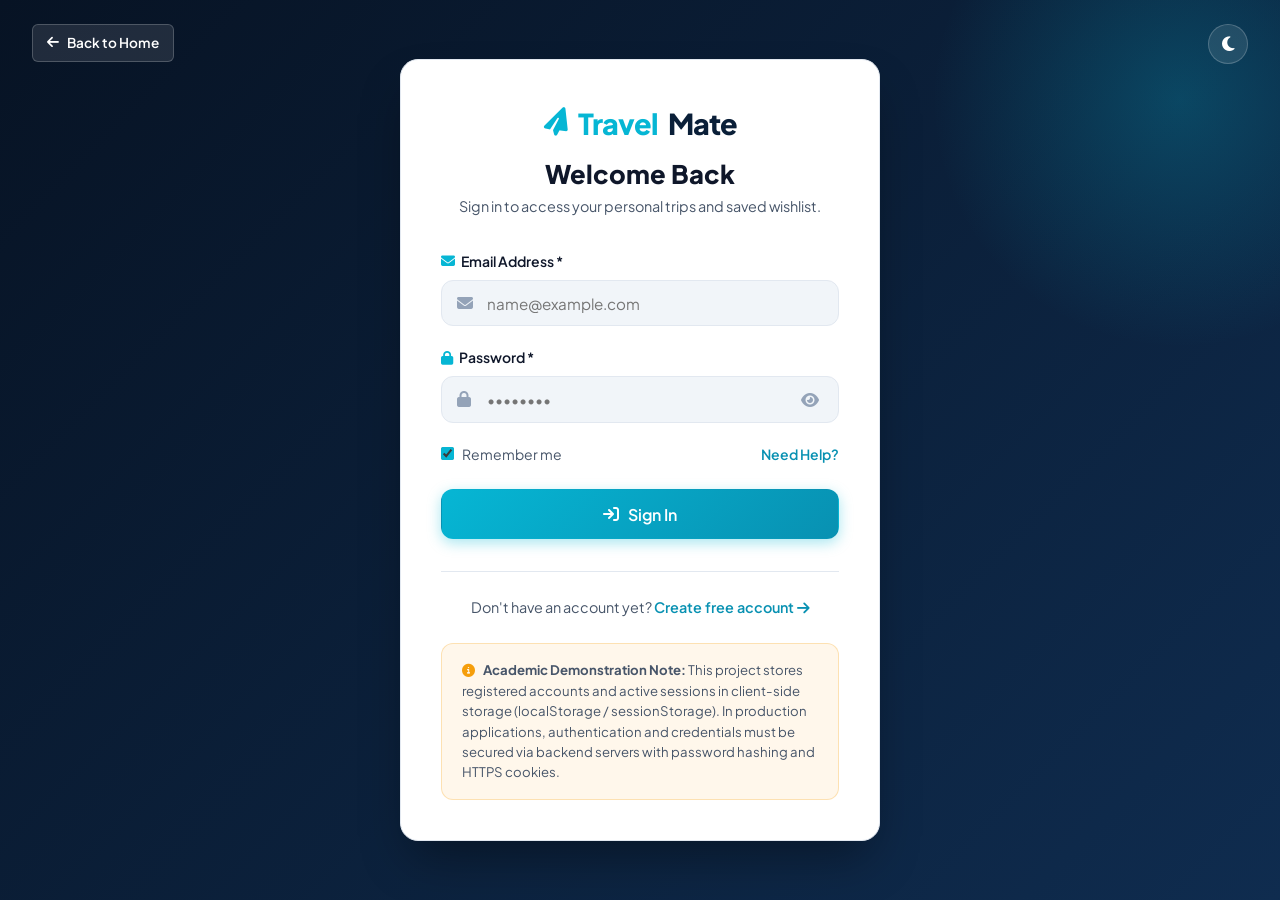
<file: login.html>
<!DOCTYPE html>
<html lang="en" data-theme="light">
<head>
  <meta charset="UTF-8">
  <meta name="viewport" content="width=device-width, initial-scale=1.0">
  <title>Sign In | TravelMate</title>
  
  <!-- Google Fonts: Plus Jakarta Sans -->
  <link rel="preconnect" href="https://fonts.googleapis.com">
  <link rel="preconnect" href="https://fonts.gstatic.com" crossorigin>
  <link href="https://fonts.googleapis.com/css2?family=Plus+Jakarta+Sans:wght@400;500;600;700;800&display=swap" rel="stylesheet">
  
  <!-- Font Awesome 6 Icons -->
  <link rel="stylesheet" href="https://cdnjs.cloudflare.com/ajax/libs/font-awesome/6.5.1/css/all.min.css">
  
  <!-- Custom Stylesheet -->
  <link rel="stylesheet" href="style.css">
</head>
<body>

  <!-- Floating Toast Notifications -->
  <div class="toast-container" id="toast-container" aria-live="polite"></div>

  <!-- Auth Main Container -->
  <div class="auth-page">
    <!-- Top Bar Controls -->
    <div style="position: absolute; top: 1.5rem; left: 2rem; z-index: 20;">
      <a href="index.html" class="btn btn-outline btn-sm" style="background: rgba(255,255,255,0.1); color: #fff; border-color: rgba(255,255,255,0.2);">
        <i class="fa-solid fa-arrow-left"></i> Back to Home
      </a>
    </div>

    <div style="position: absolute; top: 1.5rem; right: 2rem; z-index: 20;">
      <button class="theme-toggle-btn" id="theme-toggle-btn" aria-label="Toggle Theme" style="background: rgba(255,255,255,0.1); color: #fff; border-color: rgba(255,255,255,0.2);">
        <i class="fa-solid fa-moon"></i>
      </button>
    </div>

    <!-- Login Card -->
    <div class="auth-card">
      <div class="auth-brand">
        <a href="index.html" class="brand-logo" style="justify-content: center; font-size: 1.8rem; margin-bottom: 0.5rem;">
          <i class="fa-solid fa-paper-plane"></i>
          <span>Travel</span>Mate
        </a>
        <h2>Welcome Back</h2>
        <p id="login-subheading">Sign in to access your personal trips and saved wishlist.</p>
      </div>

      <!-- Optional Redirect Notice Banner -->
      <div id="redirect-notice-banner" style="display:none; background:rgba(6,182,212,0.12); color:var(--turquoise-600); border:1px solid rgba(6,182,212,0.25); border-radius:var(--radius-md); padding:0.75rem 1rem; margin-bottom:1.25rem; font-size:0.875rem; font-weight:600; text-align:center;">
        <i class="fa-solid fa-lock"></i> <span id="redirect-notice-text">Please sign in to proceed.</span>
      </div>

      <form id="login-form">
        <!-- Email Input -->
        <div class="form-group" style="margin-bottom: 1.25rem;">
          <label class="form-label" for="login-email">
            <i class="fa-solid fa-envelope" style="color:var(--turquoise-500);"></i> Email Address *
          </label>
          <div class="auth-input-group">
            <i class="fa-solid fa-envelope input-icon"></i>
            <input type="email" id="login-email" placeholder="name@example.com" required autocomplete="email">
          </div>
          <div class="error-message" id="email-error">Please enter a valid email address.</div>
        </div>

        <!-- Password Input -->
        <div class="form-group" style="margin-bottom: 0.75rem;">
          <label class="form-label" for="login-password">
            <i class="fa-solid fa-lock" style="color:var(--turquoise-500);"></i> Password *
          </label>
          <div class="auth-input-group">
            <i class="fa-solid fa-lock input-icon"></i>
            <input type="password" id="login-password" placeholder="••••••••" required autocomplete="current-password">
            <button type="button" class="password-toggle-btn" id="toggle-password-btn" aria-label="Toggle password visibility">
              <i class="fa-solid fa-eye" id="password-eye-icon"></i>
            </button>
          </div>
          <div class="error-message" id="password-error">Password is required.</div>
        </div>

        <!-- General Invalid Credentials Error -->
        <div class="error-message" id="credentials-error" style="margin-bottom: 1rem; text-align:center; font-weight:600;">
          Invalid email or password. Please check your credentials or register an account.
        </div>

        <!-- Remember Me & Forgot Password -->
        <div class="auth-options">
          <label class="remember-me">
            <input type="checkbox" id="remember-me-checkbox" checked>
            <span>Remember me</span>
          </label>
          <a href="#" id="forgot-password-link" style="color:var(--turquoise-600); font-weight:600;">Need Help?</a>
        </div>

        <!-- Submit Button -->
        <button type="submit" class="btn btn-turquoise" style="width: 100%; padding: 0.85rem; font-size: 1rem;">
          <i class="fa-solid fa-arrow-right-to-bracket"></i> Sign In
        </button>
      </form>

      <div class="auth-footer">
        Don't have an account yet? 
        <a href="register.html" id="register-redirect-link">Create free account <i class="fa-solid fa-arrow-right"></i></a>
      </div>

      <!-- Educational Demonstration Notice -->
      <div class="security-disclaimer-box">
        <i class="fa-solid fa-circle-info" style="color:var(--accent-amber); margin-right:0.35rem;"></i>
        <strong>Academic Demonstration Note:</strong> This project stores registered accounts and active sessions in client-side storage (localStorage / sessionStorage). In production applications, authentication and credentials must be secured via backend servers with password hashing and HTTPS cookies.
      </div>
    </div>
  </div>

  <script>
    // Theme sync
    const savedTheme = localStorage.getItem("tm_theme") || "light";
    document.documentElement.setAttribute("data-theme", savedTheme);
    const themeBtn = document.getElementById("theme-toggle-btn");
    if (themeBtn) {
      themeBtn.innerHTML = savedTheme === "dark" 
        ? '<i class="fa-solid fa-sun"></i>' 
        : '<i class="fa-solid fa-moon"></i>';
      themeBtn.addEventListener("click", () => {
        const curr = document.documentElement.getAttribute("data-theme") || "light";
        const next = curr === "dark" ? "light" : "dark";
        document.documentElement.setAttribute("data-theme", next);
        localStorage.setItem("tm_theme", next);
        themeBtn.innerHTML = next === "dark" ? '<i class="fa-solid fa-sun"></i>' : '<i class="fa-solid fa-moon"></i>';
      });
    }

    // Check URL parameters for redirect
    const urlParams = new URLSearchParams(window.location.search);
    const redirectTarget = urlParams.get("redirect");

    const regLink = document.getElementById("register-redirect-link");
    if (redirectTarget && regLink) {
      regLink.href = `register.html?redirect=${encodeURIComponent(redirectTarget)}`;
    }

    const banner = document.getElementById("redirect-notice-banner");
    const bannerText = document.getElementById("redirect-notice-text");
    if (redirectTarget && banner && bannerText) {
      banner.style.display = "block";
      if (redirectTarget === "wishlist") {
        bannerText.textContent = "Please sign in to view and manage your Wishlist.";
      } else if (redirectTarget === "my-trips") {
        bannerText.textContent = "Please sign in to access your personal My Trips dashboard.";
      } else if (redirectTarget === "planner") {
        bannerText.textContent = "Please sign in to save your travel itinerary.";
      } else if (redirectTarget === "journal") {
        bannerText.textContent = "Please sign in to access your Personal Travel Journal.";
      } else if (redirectTarget === "gallery") {
        bannerText.textContent = "Please sign in to view and manage your Travel Photo Gallery.";
      } else {
        bannerText.textContent = "Sign in required to view this protected page.";
      }
    }

    // Toast helper
    function showAuthToast(msg, type = "info") {
      const container = document.getElementById("toast-container");
      const toast = document.createElement("div");
      toast.className = `toast toast-${type}`;
      toast.innerHTML = `<i class="fa-solid fa-circle-info"></i><span>${msg}</span>`;
      container.appendChild(toast);
      setTimeout(() => {
        toast.classList.add("fade-out");
        setTimeout(() => toast.remove(), 300);
      }, 3500);
    }

    // Toggle password visibility
    const togglePasswordBtn = document.getElementById("toggle-password-btn");
    const passwordInput = document.getElementById("login-password");
    const eyeIcon = document.getElementById("password-eye-icon");

    if (togglePasswordBtn && passwordInput && eyeIcon) {
      togglePasswordBtn.addEventListener("click", () => {
        const isPassword = passwordInput.type === "password";
        passwordInput.type = isPassword ? "text" : "password";
        eyeIcon.className = isPassword ? "fa-solid fa-eye-slash" : "fa-solid fa-eye";
      });
    }

    // Check pre-saved remembered email
    const rememberedEmail = localStorage.getItem("tm_remembered_email");
    if (rememberedEmail) {
      document.getElementById("login-email").value = rememberedEmail;
    }

    // Help link
    document.getElementById("forgot-password-link").addEventListener("click", (e) => {
      e.preventDefault();
      showAuthToast("Please register a new account using the 'Create free account' link below.", "info");
    });

    // Handle form submit
    const loginForm = document.getElementById("login-form");
    loginForm.addEventListener("submit", (e) => {
      e.preventDefault();

      const email = document.getElementById("login-email").value.trim().toLowerCase();
      const password = document.getElementById("login-password").value;
      const remember = document.getElementById("remember-me-checkbox").checked;

      const emailErr = document.getElementById("email-error");
      const passErr = document.getElementById("password-error");
      const credErr = document.getElementById("credentials-error");
      emailErr.classList.remove("visible");
      passErr.classList.remove("visible");
      credErr.classList.remove("visible");

      // Validation
      if (!email || !email.includes("@")) {
        emailErr.textContent = "Please enter a valid email address.";
        emailErr.classList.add("visible");
        return;
      }

      if (!password) {
        passErr.textContent = "Password is required.";
        passErr.classList.add("visible");
        return;
      }

      // Read users registered in localStorage
      let users = [];
      try {
        users = JSON.parse(localStorage.getItem("tm_users")) || [];
      } catch (err) {
        users = [];
      }

      // Check credentials against registered accounts only
      const foundUser = users.find(u => u.email.toLowerCase() === email && u.password === password);

      if (!foundUser) {
        credErr.textContent = "Invalid email or password. Please verify your credentials or register an account.";
        credErr.classList.add("visible");
        showAuthToast("Authentication failed. Invalid credentials.", "error");
        return;
      }

      // User session payload
      const sessionUser = {
        id: foundUser.id,
        name: foundUser.name,
        email: foundUser.email,
        joinedDate: foundUser.joinedDate || "2026"
      };

      // Set active session in sessionStorage
      sessionStorage.setItem("tm_session_user", JSON.stringify(sessionUser));

      // If Remember Me is checked, also save to localStorage
      if (remember) {
        localStorage.setItem("tm_current_user", JSON.stringify(sessionUser));
        localStorage.setItem("tm_remembered_email", email);
      } else {
        localStorage.removeItem("tm_current_user");
        localStorage.removeItem("tm_remembered_email");
      }

      showAuthToast(`Welcome back, ${foundUser.name}! Logging you in...`, "success");

      setTimeout(() => {
        if (redirectTarget) {
          window.location.href = `index.html#${redirectTarget}`;
        } else {
          window.location.href = "index.html";
        }
      }, 900);
    });
  </script>
</body>
</html>
</file>
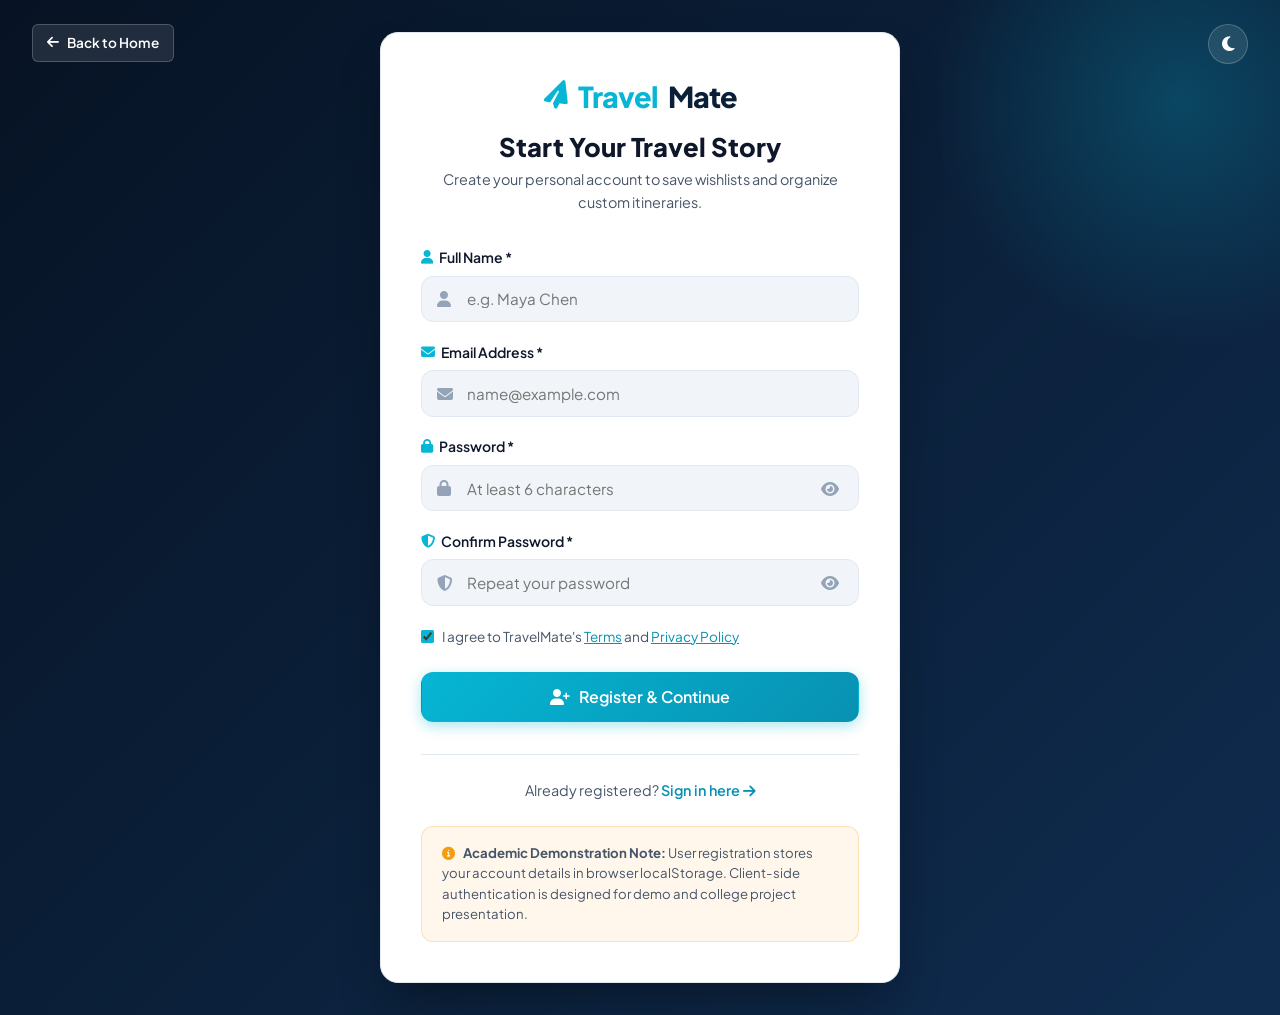
<file: register.html>
<!DOCTYPE html>
<html lang="en" data-theme="light">
<head>
  <meta charset="UTF-8">
  <meta name="viewport" content="width=device-width, initial-scale=1.0">
  <title>Create Your Account | TravelMate</title>
  
  <!-- Google Fonts: Plus Jakarta Sans -->
  <link rel="preconnect" href="https://fonts.googleapis.com">
  <link rel="preconnect" href="https://fonts.gstatic.com" crossorigin>
  <link href="https://fonts.googleapis.com/css2?family=Plus+Jakarta+Sans:wght@400;500;600;700;800&display=swap" rel="stylesheet">
  
  <!-- Font Awesome 6 Icons -->
  <link rel="stylesheet" href="https://cdnjs.cloudflare.com/ajax/libs/font-awesome/6.5.1/css/all.min.css">
  
  <!-- Custom Stylesheet -->
  <link rel="stylesheet" href="style.css">
</head>
<body>

  <!-- Floating Toast Notifications -->
  <div class="toast-container" id="toast-container" aria-live="polite"></div>

  <!-- Auth Main Container -->
  <div class="auth-page">
    <!-- Top Bar Controls -->
    <div style="position: absolute; top: 1.5rem; left: 2rem; z-index: 20;">
      <a href="index.html" class="btn btn-outline btn-sm" style="background: rgba(255,255,255,0.1); color: #fff; border-color: rgba(255,255,255,0.2);">
        <i class="fa-solid fa-arrow-left"></i> Back to Home
      </a>
    </div>

    <div style="position: absolute; top: 1.5rem; right: 2rem; z-index: 20;">
      <button class="theme-toggle-btn" id="theme-toggle-btn" aria-label="Toggle Theme" style="background: rgba(255,255,255,0.1); color: #fff; border-color: rgba(255,255,255,0.2);">
        <i class="fa-solid fa-moon"></i>
      </button>
    </div>

    <!-- Registration Card -->
    <div class="auth-card" style="max-width: 520px;">
      <div class="auth-brand">
        <a href="index.html" class="brand-logo" style="justify-content: center; font-size: 1.8rem; margin-bottom: 0.5rem;">
          <i class="fa-solid fa-paper-plane"></i>
          <span>Travel</span>Mate
        </a>
        <h2>Start Your Travel Story</h2>
        <p>Create your personal account to save wishlists and organize custom itineraries.</p>
      </div>

      <form id="register-form">
        <!-- Full Name Input -->
        <div class="form-group" style="margin-bottom: 1.15rem;">
          <label class="form-label" for="reg-name">
            <i class="fa-solid fa-user" style="color:var(--turquoise-500);"></i> Full Name *
          </label>
          <div class="auth-input-group">
            <i class="fa-solid fa-user input-icon"></i>
            <input type="text" id="reg-name" placeholder="e.g. Maya Chen" required autocomplete="name">
          </div>
          <div class="error-message" id="name-error">Please enter your full name.</div>
        </div>

        <!-- Email Address -->
        <div class="form-group" style="margin-bottom: 1.15rem;">
          <label class="form-label" for="reg-email">
            <i class="fa-solid fa-envelope" style="color:var(--turquoise-500);"></i> Email Address *
          </label>
          <div class="auth-input-group">
            <i class="fa-solid fa-envelope input-icon"></i>
            <input type="email" id="reg-email" placeholder="name@example.com" required autocomplete="email">
          </div>
          <div class="error-message" id="email-error">Please enter a valid email address.</div>
        </div>

        <!-- Password -->
        <div class="form-group" style="margin-bottom: 1.15rem;">
          <label class="form-label" for="reg-password">
            <i class="fa-solid fa-lock" style="color:var(--turquoise-500);"></i> Password *
          </label>
          <div class="auth-input-group">
            <i class="fa-solid fa-lock input-icon"></i>
            <input type="password" id="reg-password" placeholder="At least 6 characters" required autocomplete="new-password">
            <button type="button" class="password-toggle-btn" id="toggle-reg-pass-btn" aria-label="Toggle password visibility">
              <i class="fa-solid fa-eye" id="reg-eye-icon-1"></i>
            </button>
          </div>
          <div class="error-message" id="password-error">Password must be at least 6 characters long.</div>
        </div>

        <!-- Confirm Password -->
        <div class="form-group" style="margin-bottom: 1.25rem;">
          <label class="form-label" for="reg-confirm-password">
            <i class="fa-solid fa-shield-halved" style="color:var(--turquoise-500);"></i> Confirm Password *
          </label>
          <div class="auth-input-group">
            <i class="fa-solid fa-shield-halved input-icon"></i>
            <input type="password" id="reg-confirm-password" placeholder="Repeat your password" required autocomplete="new-password">
            <button type="button" class="password-toggle-btn" id="toggle-confirm-pass-btn" aria-label="Toggle confirm password visibility">
              <i class="fa-solid fa-eye" id="reg-eye-icon-2"></i>
            </button>
          </div>
          <div class="error-message" id="confirm-password-error">Passwords do not match.</div>
        </div>

        <!-- Terms Agreement -->
        <div class="auth-options" style="margin: 0.5rem 0 1.5rem 0;">
          <label class="remember-me" style="font-size: 0.85rem;">
            <input type="checkbox" id="terms-checkbox" required checked>
            <span>I agree to TravelMate's <a href="#" style="color:var(--turquoise-600); text-decoration:underline;">Terms</a> and <a href="#" style="color:var(--turquoise-600); text-decoration:underline;">Privacy Policy</a></span>
          </label>
        </div>

        <!-- Submit Button -->
        <button type="submit" class="btn btn-turquoise" style="width: 100%; padding: 0.85rem; font-size: 1rem;">
          <i class="fa-solid fa-user-plus"></i> Register & Continue
        </button>
      </form>

      <div class="auth-footer">
        Already registered? 
        <a href="login.html" id="login-redirect-link">Sign in here <i class="fa-solid fa-arrow-right"></i></a>
      </div>

      <!-- Educational Demonstration Notice -->
      <div class="security-disclaimer-box">
        <i class="fa-solid fa-circle-info" style="color:var(--accent-amber); margin-right:0.35rem;"></i>
        <strong>Academic Demonstration Note:</strong> User registration stores your account details in browser localStorage. Client-side authentication is designed for demo and college project presentation.
      </div>
    </div>
  </div>

  <script>
    // Theme setup
    const savedTheme = localStorage.getItem("tm_theme") || "light";
    document.documentElement.setAttribute("data-theme", savedTheme);
    const themeBtn = document.getElementById("theme-toggle-btn");
    if (themeBtn) {
      themeBtn.innerHTML = savedTheme === "dark" 
        ? '<i class="fa-solid fa-sun"></i>' 
        : '<i class="fa-solid fa-moon"></i>';
      themeBtn.addEventListener("click", () => {
        const curr = document.documentElement.getAttribute("data-theme") || "light";
        const next = curr === "dark" ? "light" : "dark";
        document.documentElement.setAttribute("data-theme", next);
        localStorage.setItem("tm_theme", next);
        themeBtn.innerHTML = next === "dark" ? '<i class="fa-solid fa-sun"></i>' : '<i class="fa-solid fa-moon"></i>';
      });
    }

    // Check URL parameters for redirect
    const urlParams = new URLSearchParams(window.location.search);
    const redirectTarget = urlParams.get("redirect");

    const loginLink = document.getElementById("login-redirect-link");
    if (redirectTarget && loginLink) {
      loginLink.href = `login.html?redirect=${encodeURIComponent(redirectTarget)}`;
    }

    // Toast helper
    function showAuthToast(msg, type = "info") {
      const container = document.getElementById("toast-container");
      const toast = document.createElement("div");
      toast.className = `toast toast-${type}`;
      toast.innerHTML = `<i class="fa-solid fa-circle-info"></i><span>${msg}</span>`;
      container.appendChild(toast);
      setTimeout(() => {
        toast.classList.add("fade-out");
        setTimeout(() => toast.remove(), 300);
      }, 3500);
    }

    // Password show/hide toggles
    const passInput = document.getElementById("reg-password");
    const confirmInput = document.getElementById("reg-confirm-password");
    const btn1 = document.getElementById("toggle-reg-pass-btn");
    const btn2 = document.getElementById("toggle-confirm-pass-btn");
    const eye1 = document.getElementById("reg-eye-icon-1");
    const eye2 = document.getElementById("reg-eye-icon-2");

    if (btn1 && passInput && eye1) {
      btn1.addEventListener("click", () => {
        const isPass = passInput.type === "password";
        passInput.type = isPass ? "text" : "password";
        eye1.className = isPass ? "fa-solid fa-eye-slash" : "fa-solid fa-eye";
      });
    }

    if (btn2 && confirmInput && eye2) {
      btn2.addEventListener("click", () => {
        const isPass = confirmInput.type === "password";
        confirmInput.type = isPass ? "text" : "password";
        eye2.className = isPass ? "fa-solid fa-eye-slash" : "fa-solid fa-eye";
      });
    }

    // Handle form submit
    const regForm = document.getElementById("register-form");
    regForm.addEventListener("submit", (e) => {
      e.preventDefault();

      const name = document.getElementById("reg-name").value.trim();
      const email = document.getElementById("reg-email").value.trim().toLowerCase();
      const password = document.getElementById("reg-password").value;
      const confirmPassword = document.getElementById("reg-confirm-password").value;

      const nameErr = document.getElementById("name-error");
      const emailErr = document.getElementById("email-error");
      const passErr = document.getElementById("password-error");
      const confirmErr = document.getElementById("confirm-password-error");

      nameErr.classList.remove("visible");
      emailErr.classList.remove("visible");
      passErr.classList.remove("visible");
      confirmErr.classList.remove("visible");

      let isValid = true;

      if (!name || name.length < 2) {
        nameErr.textContent = "Please provide your full name (at least 2 characters).";
        nameErr.classList.add("visible");
        isValid = false;
      }

      if (!email || !email.includes("@") || !email.includes(".")) {
        emailErr.textContent = "Please enter a valid email address.";
        emailErr.classList.add("visible");
        isValid = false;
      }

      if (!password || password.length < 6) {
        passErr.textContent = "Password must be at least 6 characters long.";
        passErr.classList.add("visible");
        isValid = false;
      }

      if (password !== confirmPassword) {
        confirmErr.textContent = "Passwords do not match. Please re-enter.";
        confirmErr.classList.add("visible");
        isValid = false;
      }

      if (!isValid) return;

      // Check existing users in localStorage
      let users = [];
      try {
        users = JSON.parse(localStorage.getItem("tm_users")) || [];
      } catch (err) {
        users = [];
      }

      const existingUser = users.find(u => u.email.toLowerCase() === email);
      if (existingUser) {
        emailErr.textContent = "An account with this email already exists. Please sign in.";
        emailErr.classList.add("visible");
        showAuthToast("Email already registered!", "error");
        return;
      }

      // Generate unique user ID
      const userId = "usr_" + Date.now() + "_" + Math.random().toString(36).substr(2, 8);

      const newUser = {
        id: userId,
        name,
        email,
        password,
        joinedDate: new Date().toLocaleDateString("en-US", { month: "long", year: "numeric" })
      };

      users.push(newUser);
      localStorage.setItem("tm_users", JSON.stringify(users));

      // Auto login user into session
      const sessionUser = {
        id: newUser.id,
        name: newUser.name,
        email: newUser.email,
        joinedDate: newUser.joinedDate
      };
      sessionStorage.setItem("tm_session_user", JSON.stringify(sessionUser));
      localStorage.setItem("tm_current_user", JSON.stringify(sessionUser));

      showAuthToast(`Account registered! Welcome to TravelMate, ${name}!`, "success");

      setTimeout(() => {
        if (redirectTarget) {
          window.location.href = `index.html#${redirectTarget}`;
        } else {
          window.location.href = "index.html";
        }
      }, 950);
    });
  </script>
</body>
</html>
</file>
<file: style.css>
/* ==========================================================================
   TravelMate - Modern Travel Planning Platform
   Styles & Design System
   ========================================================================== */

/* --- CSS Variables & Theme Configuration --- */
:root {
  /* Color Palette - Navy & Turquoise Theme */
  --navy-950: #071324;
  --navy-900: #0a1f38;
  --navy-800: #0f2c4f;
  --navy-700: #163e6e;
  --navy-600: #1e528f;
  
  --turquoise-500: #06b6d4;
  --turquoise-600: #0891b2;
  --turquoise-400: #22d3ee;
  --turquoise-100: #cffafe;
  --turquoise-50: #ecfeff;

  --accent-amber: #f59e0b;
  --accent-rose: #f43f5e;
  --accent-emerald: #10b981;

  /* Surfaces & Backgrounds */
  --bg-main: #f8fafc;
  --bg-surface: #ffffff;
  --bg-surface-secondary: #f1f5f9;
  --bg-surface-elevated: #ffffff;
  --bg-glass: rgba(255, 255, 255, 0.85);

  /* Text & Borders */
  --text-main: #0f172a;
  --text-secondary: #475569;
  --text-muted: #94a3b8;
  --border-light: #e2e8f0;
  --border-subtle: #cbd5e1;

  /* Shadows */
  --shadow-sm: 0 1px 2px 0 rgba(0, 0, 0, 0.05);
  --shadow-md: 0 4px 6px -1px rgba(15, 44, 79, 0.08), 0 2px 4px -2px rgba(15, 44, 79, 0.06);
  --shadow-lg: 0 10px 15px -3px rgba(15, 44, 79, 0.1), 0 4px 6px -4px rgba(15, 44, 79, 0.05);
  --shadow-xl: 0 20px 25px -5px rgba(15, 44, 79, 0.14), 0 8px 10px -6px rgba(15, 44, 79, 0.08);

  /* Geometry & Transitions */
  --radius-sm: 6px;
  --radius-md: 12px;
  --radius-lg: 18px;
  --radius-full: 9999px;
  --transition: all 0.25s cubic-bezier(0.4, 0, 0.2, 1);
  --font-family: 'Plus Jakarta Sans', -apple-system, BlinkMacSystemFont, 'Segoe UI', Roboto, sans-serif;
}

/* Dark Mode Theme */
[data-theme="dark"] {
  --navy-950: #030712;
  --navy-900: #0a1122;
  --navy-800: #0f1c36;
  --navy-700: #1a2f55;
  --navy-600: #254275;

  --bg-main: #090e1a;
  --bg-surface: #111a2e;
  --bg-surface-secondary: #17233c;
  --bg-surface-elevated: #1c2b47;
  --bg-glass: rgba(17, 26, 46, 0.88);

  --text-main: #f8fafc;
  --text-secondary: #cbd5e1;
  --text-muted: #64748b;
  --border-light: #20314f;
  --border-subtle: #2b4168;

  --shadow-sm: 0 1px 2px 0 rgba(0, 0, 0, 0.3);
  --shadow-md: 0 4px 6px -1px rgba(0, 0, 0, 0.4);
  --shadow-lg: 0 10px 15px -3px rgba(0, 0, 0, 0.5);
  --shadow-xl: 0 20px 25px -5px rgba(0, 0, 0, 0.6);
}

/* --- Base & Reset --- */
*, *::before, *::after {
  box-sizing: border-box;
  margin: 0;
  padding: 0;
}

html {
  scroll-behavior: smooth;
  font-size: 16px;
}

body {
  font-family: var(--font-family);
  background-color: var(--bg-main);
  color: var(--text-main);
  line-height: 1.6;
  min-height: 100vh;
  display: flex;
  flex-direction: column;
  transition: background-color 0.3s ease, color 0.3s ease;
  overflow-x: hidden;
}

img {
  max-width: 100%;
  height: auto;
  display: block;
}

a {
  color: inherit;
  text-decoration: none;
  transition: var(--transition);
}

button, input, select, textarea {
  font-family: inherit;
  font-size: inherit;
}

/* --- Container & Layout --- */
.container {
  width: 100%;
  max-width: 1240px;
  margin-left: auto;
  margin-right: auto;
  padding-left: 1.5rem;
  padding-right: 1.5rem;
}

.section {
  padding: 5rem 0;
  position: relative;
}

.section-title-wrap {
  text-align: center;
  max-width: 680px;
  margin: 0 auto 3.5rem auto;
}

.section-badge {
  display: inline-flex;
  align-items: center;
  gap: 0.5rem;
  padding: 0.35rem 0.9rem;
  background-color: var(--turquoise-50);
  color: var(--turquoise-600);
  border-radius: var(--radius-full);
  font-size: 0.825rem;
  font-weight: 700;
  text-transform: uppercase;
  letter-spacing: 0.05em;
  margin-bottom: 0.75rem;
}

[data-theme="dark"] .section-badge {
  background-color: rgba(6, 182, 212, 0.15);
  color: var(--turquoise-400);
}

.section-title {
  font-size: 2.25rem;
  font-weight: 800;
  color: var(--text-main);
  line-height: 1.25;
  margin-bottom: 0.85rem;
  letter-spacing: -0.02em;
}

.section-subtitle {
  font-size: 1.05rem;
  color: var(--text-secondary);
}

/* --- Buttons --- */
.btn {
  display: inline-flex;
  align-items: center;
  justify-content: center;
  gap: 0.55rem;
  padding: 0.75rem 1.4rem;
  font-size: 0.95rem;
  font-weight: 600;
  border-radius: var(--radius-md);
  cursor: pointer;
  border: 1px solid transparent;
  transition: var(--transition);
  text-align: center;
  white-space: nowrap;
}

.btn:active {
  transform: scale(0.98);
}

.btn-primary {
  background: linear-gradient(135deg, var(--navy-800) 0%, var(--navy-700) 100%);
  color: #ffffff;
  box-shadow: 0 4px 12px rgba(15, 44, 79, 0.25);
}

.btn-primary:hover {
  background: linear-gradient(135deg, var(--navy-700) 0%, var(--navy-600) 100%);
  box-shadow: 0 6px 16px rgba(15, 44, 79, 0.35);
  transform: translateY(-2px);
}

.btn-turquoise {
  background: linear-gradient(135deg, var(--turquoise-500) 0%, var(--turquoise-600) 100%);
  color: #ffffff;
  box-shadow: 0 4px 14px rgba(6, 182, 212, 0.35);
}

.btn-turquoise:hover {
  background: linear-gradient(135deg, var(--turquoise-400) 0%, var(--turquoise-500) 100%);
  box-shadow: 0 6px 18px rgba(6, 182, 212, 0.45);
  transform: translateY(-2px);
}

.btn-outline {
  background-color: transparent;
  color: var(--text-main);
  border-color: var(--border-subtle);
}

.btn-outline:hover {
  background-color: var(--bg-surface-secondary);
  border-color: var(--turquoise-500);
  color: var(--turquoise-600);
}

.btn-danger {
  background-color: #fee2e2;
  color: #dc2626;
  border-color: #fecaca;
}

.btn-danger:hover {
  background-color: #dc2626;
  color: #ffffff;
}

.btn-sm {
  padding: 0.45rem 0.85rem;
  font-size: 0.85rem;
  border-radius: var(--radius-sm);
}

.btn-icon-only {
  width: 40px;
  height: 40px;
  padding: 0;
  border-radius: 50%;
  display: inline-flex;
  align-items: center;
  justify-content: center;
}

/* --- Header & Navigation --- */
.navbar {
  position: sticky;
  top: 0;
  z-index: 1000;
  background-color: var(--bg-glass);
  backdrop-filter: blur(12px);
  -webkit-backdrop-filter: blur(12px);
  border-bottom: 1px solid var(--border-light);
  transition: background-color 0.25s ease, box-shadow 0.25s ease;
}

.nav-container {
  display: flex;
  align-items: center;
  justify-content: space-between;
  height: 74px;
}

.brand-logo {
  display: flex;
  align-items: center;
  gap: 0.65rem;
  font-size: 1.45rem;
  font-weight: 800;
  color: var(--navy-900);
  letter-spacing: -0.03em;
  flex-shrink: 0;
}

[data-theme="dark"] .brand-logo {
  color: #ffffff;
}

.brand-logo i {
  color: var(--turquoise-500);
  font-size: 1.6rem;
  transform: rotate(-15deg);
  transition: transform 0.4s ease;
}

.brand-logo:hover i {
  transform: rotate(15deg) scale(1.1);
}

.brand-logo span {
  color: var(--turquoise-500);
}

nav[aria-label="Primary navigation"] {
  flex: 1;
  min-width: 0;
}

.nav-links {
  display: flex;
  align-items: center;
  justify-content: center;
  gap: 0.15rem;
  list-style: none;
}

.nav-link {
  display: flex;
  flex-direction: column;
  align-items: center;
  justify-content: center;
  gap: 0.15rem;
  font-weight: 600;
  font-size: 0.72rem;
  color: var(--text-secondary);
  position: relative;
  white-space: nowrap;
  padding: 0.45rem 0.55rem;
  border-radius: 12px;
  transition: color 0.2s ease, background-color 0.2s ease, transform 0.2s ease;
}

.nav-link i {
  font-size: 0.95rem;
  transition: transform 0.2s ease;
}

.nav-link .section-badge {
  margin-left: 0.2rem;
  padding: 0.1rem 0.35rem;
  font-size: 0.65rem;
  vertical-align: middle;
}

.nav-link:hover,
.nav-link.active {
  color: var(--turquoise-600);
  background: var(--turquoise-50);
  transform: translateY(-2px);
}

[data-theme="dark"] .nav-link:hover,
[data-theme="dark"] .nav-link.active {
  color: var(--turquoise-400);
  background: rgba(6, 182, 212, 0.12);
}

.nav-link:hover i {
  transform: scale(1.12);
}

.nav-link:focus-visible,
.mobile-menu-btn:focus-visible,
.theme-toggle-btn:focus-visible {
  outline: 3px solid var(--turquoise-500);
  outline-offset: 3px;
}

.nav-actions {
  display: flex;
  align-items: center;
  gap: 0.55rem;
  flex-shrink: 0;
}

.theme-toggle-btn {
  background: var(--bg-surface-secondary);
  border: 1px solid var(--border-light);
  color: var(--text-main);
  cursor: pointer;
  width: 40px;
  height: 40px;
  border-radius: 50%;
  display: flex;
  align-items: center;
  justify-content: center;
  font-size: 1.05rem;
  transition: var(--transition);
}

.theme-toggle-btn:hover {
  background: var(--turquoise-50);
  color: var(--turquoise-600);
  border-color: var(--turquoise-500);
  transform: rotate(-8deg);
}

[data-theme="dark"] .theme-toggle-btn:hover {
  background: rgba(6, 182, 212, 0.2);
  color: var(--turquoise-400);
}

.user-badge {
  display: flex;
  align-items: center;
  gap: 0.65rem;
  background: var(--bg-surface-secondary);
  border: 1px solid var(--border-light);
  padding: 0.35rem 0.85rem 0.35rem 0.45rem;
  border-radius: var(--radius-full);
  cursor: pointer;
  transition: var(--transition);
}

.user-badge:hover {
  border-color: var(--turquoise-500);
}

.user-avatar-mini {
  width: 32px;
  height: 32px;
  border-radius: 50%;
  background: linear-gradient(135deg, var(--turquoise-500), var(--navy-800));
  color: #fff;
  display: flex;
  align-items: center;
  justify-content: center;
  font-weight: 700;
  font-size: 0.85rem;
}

.mobile-menu-btn {
  display: none;
  background: var(--bg-surface-secondary);
  border: 1px solid var(--border-light);
  border-radius: 12px;
  width: 40px;
  height: 40px;
  font-size: 1.05rem;
  color: var(--text-main);
  cursor: pointer;
  align-items: center;
  justify-content: center;
  transition: var(--transition);
}

.mobile-menu-btn:hover {
  color: var(--turquoise-600);
  border-color: var(--turquoise-500);
  background: var(--turquoise-50);
}

/* --- Hero Section --- */
.hero {
  position: relative;
  min-height: 85vh;
  display: flex;
  align-items: center;
  background: linear-gradient(rgba(7, 19, 36, 0.62), rgba(7, 19, 36, 0.78)),
              url('https://images.unsplash.com/photo-1469854523086-cc02fe5d8800?auto=format&fit=crop&w=1920&q=80') center/cover no-repeat;
  color: #ffffff;
  padding: 6rem 0;
}

.hero-content {
  max-width: 820px;
  text-align: center;
  margin: 0 auto;
}

.hero-pill {
  display: inline-flex;
  align-items: center;
  gap: 0.6rem;
  background: rgba(255, 255, 255, 0.15);
  backdrop-filter: blur(8px);
  padding: 0.45rem 1.1rem;
  border-radius: var(--radius-full);
  font-size: 0.875rem;
  font-weight: 600;
  color: var(--turquoise-100);
  border: 1px solid rgba(255, 255, 255, 0.25);
  margin-bottom: 1.5rem;
  animation: fadeInDown 0.8s ease;
}

.hero-title {
  font-size: 3.5rem;
  font-weight: 800;
  line-height: 1.15;
  letter-spacing: -0.03em;
  margin-bottom: 1.25rem;
  text-shadow: 0 4px 12px rgba(0, 0, 0, 0.3);
}

.hero-title span {
  background: linear-gradient(135deg, #38bdf8 0%, #2dd4bf 100%);
  -webkit-background-clip: text;
  -webkit-text-fill-color: transparent;
}

.hero-subtitle {
  font-size: 1.25rem;
  font-weight: 400;
  color: rgba(255, 255, 255, 0.9);
  max-width: 620px;
  margin: 0 auto 2.5rem auto;
  line-height: 1.6;
}

.hero-actions {
  display: flex;
  align-items: center;
  justify-content: center;
  gap: 1rem;
  margin-bottom: 3rem;
  flex-wrap: wrap;
}

/* Quick Search Card in Hero */
.hero-search-box {
  background: var(--bg-surface);
  border-radius: var(--radius-lg);
  padding: 1.25rem;
  box-shadow: var(--shadow-xl);
  display: grid;
  grid-template-columns: 2fr 1.5fr 1.5fr auto;
  gap: 1rem;
  align-items: center;
  max-width: 960px;
  margin: 0 auto;
  border: 1px solid var(--border-light);
  color: var(--text-main);
}

.search-field {
  display: flex;
  flex-direction: column;
  gap: 0.35rem;
  text-align: left;
}

.search-field label {
  font-size: 0.775rem;
  font-weight: 700;
  text-transform: uppercase;
  color: var(--text-muted);
  letter-spacing: 0.05em;
  display: flex;
  align-items: center;
  gap: 0.4rem;
}

.search-field input,
.search-field select {
  border: 1px solid var(--border-light);
  background: var(--bg-surface-secondary);
  color: var(--text-main);
  padding: 0.65rem 0.85rem;
  border-radius: var(--radius-sm);
  font-size: 0.925rem;
  outline: none;
  transition: var(--transition);
}

.search-field input:focus,
.search-field select:focus {
  border-color: var(--turquoise-500);
  background: var(--bg-surface);
}

/* Live Stats in Hero */
.hero-stats {
  display: flex;
  justify-content: center;
  align-items: center;
  gap: 3.5rem;
  margin-top: 3.5rem;
  padding-top: 2rem;
  border-top: 1px solid rgba(255, 255, 255, 0.2);
}

.stat-item {
  text-align: center;
}

.stat-number {
  font-size: 2rem;
  font-weight: 800;
  color: #ffffff;
  display: block;
}

.stat-label {
  font-size: 0.85rem;
  color: rgba(255, 255, 255, 0.75);
  font-weight: 500;
}

/* --- Section: Explorer Filters & Controls --- */
.explorer-controls {
  background: var(--bg-surface);
  border: 1px solid var(--border-light);
  border-radius: var(--radius-lg);
  padding: 1.5rem;
  margin-bottom: 2.5rem;
  box-shadow: var(--shadow-sm);
  display: flex;
  flex-direction: column;
  gap: 1.25rem;
}

.explorer-top-row {
  display: grid;
  grid-template-columns: 2fr 1fr 1fr;
  gap: 1rem;
  align-items: center;
}

.search-input-wrap {
  position: relative;
  display: flex;
  align-items: center;
}

.search-input-wrap i {
  position: absolute;
  left: 1rem;
  color: var(--text-muted);
  font-size: 1rem;
}

.search-input-wrap input {
  width: 100%;
  padding: 0.75rem 1rem 0.75rem 2.6rem;
  border: 1px solid var(--border-light);
  border-radius: var(--radius-md);
  background: var(--bg-surface-secondary);
  color: var(--text-main);
  outline: none;
  transition: var(--transition);
}

.search-input-wrap input:focus {
  border-color: var(--turquoise-500);
  background: var(--bg-surface);
}

.control-select {
  padding: 0.75rem 1rem;
  border: 1px solid var(--border-light);
  border-radius: var(--radius-md);
  background: var(--bg-surface-secondary);
  color: var(--text-main);
  outline: none;
  cursor: pointer;
  transition: var(--transition);
}

.control-select:focus {
  border-color: var(--turquoise-500);
}

.category-chips {
  display: flex;
  align-items: center;
  gap: 0.5rem;
  flex-wrap: wrap;
}

.chip-btn {
  padding: 0.45rem 1rem;
  border-radius: var(--radius-full);
  border: 1px solid var(--border-light);
  background: var(--bg-surface-secondary);
  color: var(--text-secondary);
  font-size: 0.85rem;
  font-weight: 600;
  cursor: pointer;
  transition: var(--transition);
}

.chip-btn:hover {
  border-color: var(--turquoise-500);
  color: var(--turquoise-600);
}

.chip-btn.active {
  background: var(--turquoise-500);
  color: #ffffff;
  border-color: var(--turquoise-500);
  box-shadow: 0 2px 8px rgba(6, 182, 212, 0.35);
}

.price-range-wrap {
  display: flex;
  align-items: center;
  gap: 1rem;
  font-size: 0.875rem;
  color: var(--text-secondary);
}

.price-range-wrap input[type="range"] {
  accent-color: var(--turquoise-500);
  cursor: pointer;
  flex: 1;
}

/* --- Destination Cards Grid --- */
.destinations-grid {
  display: grid;
  grid-template-columns: repeat(auto-fill, minmax(320px, 1fr));
  gap: 2rem;
}

.dest-card {
  background: var(--bg-surface);
  border: 1px solid var(--border-light);
  border-radius: var(--radius-lg);
  overflow: hidden;
  box-shadow: var(--shadow-sm);
  transition: var(--transition);
  display: flex;
  flex-direction: column;
  position: relative;
}

.dest-card:hover {
  transform: translateY(-6px);
  box-shadow: var(--shadow-xl);
  border-color: rgba(6, 182, 212, 0.4);
}

.dest-img-wrap {
  position: relative;
  width: 100%;
  height: 220px;
  overflow: hidden;
}

.dest-img-wrap img {
  width: 100%;
  height: 100%;
  object-fit: cover;
  transition: transform 0.5s ease;
}

.dest-card:hover .dest-img-wrap img {
  transform: scale(1.08);
}

.dest-badge-category {
  position: absolute;
  top: 1rem;
  left: 1rem;
  background: rgba(15, 23, 42, 0.75);
  backdrop-filter: blur(6px);
  color: #ffffff;
  font-size: 0.75rem;
  font-weight: 700;
  padding: 0.3rem 0.75rem;
  border-radius: var(--radius-full);
  text-transform: uppercase;
  letter-spacing: 0.05em;
}

.dest-wishlist-btn {
  position: absolute;
  top: 1rem;
  right: 1rem;
  width: 38px;
  height: 38px;
  border-radius: 50%;
  background: rgba(255, 255, 255, 0.9);
  backdrop-filter: blur(4px);
  border: none;
  cursor: pointer;
  display: flex;
  align-items: center;
  justify-content: center;
  color: #94a3b8;
  font-size: 1.1rem;
  transition: var(--transition);
  box-shadow: 0 2px 8px rgba(0, 0, 0, 0.15);
}

.dest-wishlist-btn:hover,
.dest-wishlist-btn.favorited {
  color: #ef4444;
  background: #ffffff;
  transform: scale(1.1);
}

.dest-card-body {
  padding: 1.5rem;
  display: flex;
  flex-direction: column;
  flex: 1;
}

.dest-header {
  display: flex;
  justify-content: space-between;
  align-items: flex-start;
  margin-bottom: 0.5rem;
}

.dest-title {
  font-size: 1.25rem;
  font-weight: 700;
  color: var(--text-main);
}

.dest-rating {
  display: flex;
  align-items: center;
  gap: 0.3rem;
  background: rgba(245, 158, 11, 0.12);
  color: #d97706;
  font-weight: 700;
  font-size: 0.85rem;
  padding: 0.25rem 0.55rem;
  border-radius: var(--radius-sm);
}

[data-theme="dark"] .dest-rating {
  color: #fbbf24;
}

.dest-location {
  display: flex;
  align-items: center;
  gap: 0.4rem;
  font-size: 0.875rem;
  color: var(--text-muted);
  margin-bottom: 0.85rem;
}

.dest-desc {
  font-size: 0.9rem;
  color: var(--text-secondary);
  line-height: 1.55;
  margin-bottom: 1.25rem;
  flex: 1;
}

.dest-footer {
  display: flex;
  align-items: center;
  justify-content: space-between;
  padding-top: 1rem;
  border-top: 1px solid var(--border-light);
  gap: 0.5rem;
}

.dest-price {
  display: flex;
  flex-direction: column;
}

.dest-price-label {
  font-size: 0.75rem;
  color: var(--text-muted);
  text-transform: uppercase;
  font-weight: 600;
}

.dest-price-value {
  font-size: 1.25rem;
  font-weight: 800;
  color: var(--turquoise-600);
}

[data-theme="dark"] .dest-price-value {
  color: var(--turquoise-400);
}

.dest-actions {
  display: flex;
  align-items: center;
  gap: 0.5rem;
}

/* Empty state */
.empty-state {
  text-align: center;
  padding: 4rem 1.5rem;
  background: var(--bg-surface);
  border: 1px dashed var(--border-subtle);
  border-radius: var(--radius-lg);
  grid-column: 1 / -1;
}

.empty-state i {
  font-size: 3.5rem;
  color: var(--text-muted);
  margin-bottom: 1rem;
}

.empty-state h3 {
  font-size: 1.35rem;
  font-weight: 700;
  margin-bottom: 0.5rem;
}

.empty-state p {
  color: var(--text-secondary);
  margin-bottom: 1.5rem;
}

/* --- Section: Trip Planner Form --- */
.planner-card {
  background: var(--bg-surface);
  border: 1px solid var(--border-light);
  border-radius: var(--radius-lg);
  padding: 2.5rem;
  box-shadow: var(--shadow-lg);
  max-width: 900px;
  margin: 0 auto;
}

.planner-form-grid {
  display: grid;
  grid-template-columns: repeat(2, 1fr);
  gap: 1.5rem;
  margin-bottom: 2rem;
}

.form-group {
  display: flex;
  flex-direction: column;
  gap: 0.45rem;
}

.form-group.full-width {
  grid-column: 1 / -1;
}

.form-label {
  font-size: 0.875rem;
  font-weight: 600;
  color: var(--text-main);
  display: flex;
  align-items: center;
  gap: 0.4rem;
}

.form-control {
  padding: 0.8rem 1rem;
  border: 1px solid var(--border-light);
  border-radius: var(--radius-md);
  background: var(--bg-surface-secondary);
  color: var(--text-main);
  font-size: 0.95rem;
  outline: none;
  transition: var(--transition);
}

.form-control:focus {
  border-color: var(--turquoise-500);
  background: var(--bg-surface);
  box-shadow: 0 0 0 3px rgba(6, 182, 212, 0.15);
}

.form-actions {
  display: flex;
  justify-content: flex-end;
  gap: 1rem;
}

/* --- Section: My Trips --- */
.trips-grid {
  display: grid;
  grid-template-columns: repeat(auto-fill, minmax(360px, 1fr));
  gap: 2rem;
}

.trip-card {
  background: var(--bg-surface);
  border: 1px solid var(--border-light);
  border-radius: var(--radius-lg);
  padding: 1.75rem;
  box-shadow: var(--shadow-md);
  transition: var(--transition);
  display: flex;
  flex-direction: column;
  position: relative;
  overflow: hidden;
}

.trip-card::before {
  content: '';
  position: absolute;
  top: 0;
  left: 0;
  width: 100%;
  height: 5px;
  background: linear-gradient(90deg, var(--turquoise-500), var(--navy-700));
}

.trip-card:hover {
  transform: translateY(-4px);
  box-shadow: var(--shadow-xl);
}

.trip-header {
  display: flex;
  justify-content: space-between;
  align-items: flex-start;
  margin-bottom: 1rem;
}

.trip-name {
  font-size: 1.35rem;
  font-weight: 700;
  color: var(--text-main);
}

.trip-status-badge {
  font-size: 0.75rem;
  font-weight: 700;
  padding: 0.25rem 0.65rem;
  border-radius: var(--radius-full);
  text-transform: uppercase;
}

.status-upcoming {
  background: #dbeafe;
  color: #1d4ed8;
}

.status-completed {
  background: #dcfce7;
  color: #15803d;
}

.trip-destination-pill {
  display: inline-flex;
  align-items: center;
  gap: 0.45rem;
  color: var(--turquoise-600);
  font-weight: 600;
  font-size: 0.95rem;
  margin-bottom: 1.25rem;
}

[data-theme="dark"] .trip-destination-pill {
  color: var(--turquoise-400);
}

.trip-details-list {
  display: grid;
  grid-template-columns: repeat(2, 1fr);
  gap: 0.85rem;
  padding: 1rem;
  background: var(--bg-surface-secondary);
  border-radius: var(--radius-md);
  margin-bottom: 1.5rem;
}

.trip-detail-item {
  display: flex;
  flex-direction: column;
  font-size: 0.825rem;
}

.trip-detail-label {
  color: var(--text-muted);
  font-weight: 500;
}

.trip-detail-val {
  font-weight: 700;
  color: var(--text-main);
  margin-top: 0.15rem;
}

.trip-actions {
  display: flex;
  align-items: center;
  justify-content: space-between;
  margin-top: auto;
  gap: 0.5rem;
}

/* Trip Tabs (Upcoming vs Completed) */
.trip-tabs-container {
  display: flex;
  justify-content: center;
  align-items: center;
  gap: 0.75rem;
  margin-bottom: 2.25rem;
  flex-wrap: wrap;
}

.trip-tab-btn {
  display: inline-flex;
  align-items: center;
  gap: 0.5rem;
  padding: 0.6rem 1.4rem;
  border-radius: var(--radius-full);
  background: var(--bg-surface);
  border: 1px solid var(--border-light);
  color: var(--text-secondary);
  font-weight: 600;
  font-size: 0.925rem;
  cursor: pointer;
  transition: var(--transition);
}

.trip-tab-btn:hover {
  border-color: var(--turquoise-500);
  color: var(--turquoise-600);
}

.trip-tab-btn.active {
  background: var(--turquoise-500);
  color: #ffffff;
  border-color: var(--turquoise-500);
  box-shadow: 0 4px 12px rgba(6, 182, 212, 0.3);
}

.trip-tab-count {
  display: inline-flex;
  align-items: center;
  justify-content: center;
  padding: 0.15rem 0.55rem;
  border-radius: var(--radius-full);
  background: rgba(0, 0, 0, 0.08);
  font-size: 0.785rem;
  font-weight: 700;
}

.trip-tab-btn.active .trip-tab-count {
  background: rgba(255, 255, 255, 0.25);
  color: #ffffff;
}

/* Auth Lock Card for Protected Sections */
.auth-lock-card {
  text-align: center;
  padding: 4rem 2rem;
  background: var(--bg-surface);
  border: 1px dashed var(--border-subtle);
  border-radius: var(--radius-lg);
  max-width: 620px;
  margin: 0 auto;
  grid-column: 1 / -1;
  box-shadow: var(--shadow-sm);
}

.auth-lock-icon {
  width: 70px;
  height: 70px;
  border-radius: 50%;
  background: rgba(6, 182, 212, 0.12);
  color: var(--turquoise-500);
  display: flex;
  align-items: center;
  justify-content: center;
  font-size: 2rem;
  margin: 0 auto 1.5rem auto;
}

.auth-lock-title {
  font-size: 1.4rem;
  font-weight: 800;
  color: var(--text-main);
  margin-bottom: 0.65rem;
}

.auth-lock-desc {
  color: var(--text-secondary);
  font-size: 0.95rem;
  line-height: 1.6;
  margin-bottom: 1.75rem;
}

/* Educational Notice Badge */
.security-disclaimer-box {
  background: rgba(245, 158, 11, 0.08);
  border: 1px solid rgba(245, 158, 11, 0.25);
  border-radius: var(--radius-md);
  padding: 1rem 1.25rem;
  font-size: 0.825rem;
  color: var(--text-secondary);
  line-height: 1.55;
  margin-top: 1.5rem;
}

/* --- Live Trip Countdown Hub --- */
.countdown-container {
  background: linear-gradient(135deg, var(--navy-950) 0%, var(--navy-800) 100%);
  border-radius: var(--radius-lg);
  border: 1px solid var(--border-light);
  color: #ffffff;
  padding: 2.25rem;
  box-shadow: var(--shadow-xl);
  position: relative;
  overflow: hidden;
  margin-bottom: 2.5rem;
}

[data-theme="dark"] .countdown-container {
  border-color: var(--border-subtle);
  background: linear-gradient(135deg, #091326 0%, #112344 100%);
}

.countdown-container::before {
  content: '';
  position: absolute;
  top: -60px;
  right: -60px;
  width: 260px;
  height: 260px;
  background: radial-gradient(circle, rgba(6, 182, 212, 0.25) 0%, transparent 70%);
  border-radius: 50%;
  pointer-events: none;
}

.countdown-top {
  display: flex;
  align-items: center;
  justify-content: space-between;
  margin-bottom: 1.5rem;
  flex-wrap: wrap;
  gap: 1rem;
  position: relative;
  z-index: 2;
}

.countdown-title-wrap {
  display: flex;
  flex-direction: column;
  gap: 0.35rem;
}

.countdown-trip-name {
  font-size: 1.65rem;
  font-weight: 800;
  color: #ffffff;
  display: flex;
  align-items: center;
  gap: 0.65rem;
}

.countdown-trip-dest {
  color: var(--turquoise-400);
  font-size: 0.95rem;
  font-weight: 600;
  display: flex;
  align-items: center;
  gap: 0.45rem;
}

.countdown-trip-select {
  background: rgba(255, 255, 255, 0.12);
  border: 1px solid rgba(255, 255, 255, 0.25);
  color: #ffffff;
  padding: 0.55rem 1.1rem;
  border-radius: var(--radius-md);
  font-size: 0.875rem;
  font-weight: 600;
  outline: none;
  cursor: pointer;
  transition: var(--transition);
}

.countdown-trip-select:focus {
  border-color: var(--turquoise-400);
  background: rgba(255, 255, 255, 0.18);
}

.countdown-trip-select option {
  background: var(--navy-900);
  color: #ffffff;
}

/* Timer Grid: Days, Hours, Minutes, Seconds */
.countdown-timer-grid {
  display: grid;
  grid-template-columns: repeat(4, 1fr);
  gap: 1.25rem;
  margin: 1.75rem 0;
  max-width: 680px;
  position: relative;
  z-index: 2;
}

.timer-box {
  background: rgba(255, 255, 255, 0.08);
  border: 1px solid rgba(255, 255, 255, 0.16);
  backdrop-filter: blur(8px);
  border-radius: var(--radius-md);
  padding: 1.25rem 0.75rem;
  text-align: center;
  box-shadow: 0 6px 16px rgba(0, 0, 0, 0.25);
  transition: var(--transition);
}

.timer-box:hover {
  transform: translateY(-3px);
  background: rgba(255, 255, 255, 0.14);
  border-color: var(--turquoise-400);
}

.timer-number {
  font-size: 2.75rem;
  font-weight: 800;
  line-height: 1;
  color: #ffffff;
  font-variant-numeric: tabular-nums;
  display: block;
  letter-spacing: -0.02em;
}

.timer-label {
  font-size: 0.75rem;
  text-transform: uppercase;
  color: var(--turquoise-100);
  letter-spacing: 0.08em;
  font-weight: 700;
  margin-top: 0.5rem;
  display: block;
}

/* Special Alert Banners */
.countdown-banner {
  padding: 1rem 1.35rem;
  border-radius: var(--radius-md);
  margin-top: 1.25rem;
  font-size: 0.95rem;
  font-weight: 600;
  display: flex;
  align-items: center;
  gap: 0.75rem;
  line-height: 1.5;
  position: relative;
  z-index: 2;
}

.countdown-banner.approaching {
  background: rgba(245, 158, 11, 0.2);
  border: 1px solid rgba(245, 158, 11, 0.5);
  color: #fef08a;
}

.countdown-banner.urgent {
  background: rgba(244, 63, 94, 0.22);
  border: 1px solid rgba(244, 63, 94, 0.55);
  color: #fecdd3;
  animation: pulseGlow 2s infinite ease-in-out;
}

.countdown-banner.today {
  background: rgba(16, 185, 129, 0.22);
  border: 1px solid rgba(16, 185, 129, 0.55);
  color: #a7f3d0;
}

.countdown-banner.completed {
  background: rgba(100, 116, 139, 0.25);
  border: 1px solid rgba(148, 163, 184, 0.35);
  color: #cbd5e1;
}

.countdown-banner.ongoing {
  background: rgba(6, 182, 212, 0.22);
  border: 1px solid rgba(6, 182, 212, 0.55);
  color: #cffafe;
}

@keyframes pulseGlow {
  0%, 100% {
    box-shadow: 0 0 0 rgba(244, 63, 94, 0);
  }
  50% {
    box-shadow: 0 0 16px rgba(244, 63, 94, 0.4);
  }
}

.countdown-footer-actions {
  display: flex;
  align-items: center;
  justify-content: space-between;
  margin-top: 1.5rem;
  padding-top: 1.25rem;
  border-top: 1px solid rgba(255, 255, 255, 0.12);
  flex-wrap: wrap;
  gap: 1rem;
  position: relative;
  z-index: 2;
}

@media (max-width: 640px) {
  .countdown-timer-grid {
    grid-template-columns: repeat(2, 1fr);
    gap: 0.85rem;
  }
  .timer-number {
    font-size: 2.2rem;
  }
  .countdown-trip-name {
    font-size: 1.35rem;
  }
}

/* --- Section: Budget Calculator --- */
.budget-dashboard {
  display: grid;
  grid-template-columns: 1fr 1.6fr;
  gap: 2.5rem;
  align-items: flex-start;
}

.budget-stats-grid {
  display: grid;
  grid-template-columns: repeat(3, 1fr);
  gap: 1.25rem;
  grid-column: 1 / -1;
  margin-bottom: 1.5rem;
}

.budget-stat-card {
  background: var(--bg-surface);
  border: 1px solid var(--border-light);
  border-radius: var(--radius-lg);
  padding: 1.5rem;
  box-shadow: var(--shadow-sm);
  display: flex;
  align-items: center;
  gap: 1.25rem;
}

.stat-icon {
  width: 52px;
  height: 52px;
  border-radius: var(--radius-md);
  display: flex;
  align-items: center;
  justify-content: center;
  font-size: 1.4rem;
}

.stat-icon.blue {
  background: rgba(6, 182, 212, 0.12);
  color: var(--turquoise-600);
}

.stat-icon.red {
  background: rgba(244, 63, 94, 0.12);
  color: var(--accent-rose);
}

.stat-icon.green {
  background: rgba(16, 185, 129, 0.12);
  color: var(--accent-emerald);
}

.stat-meta h4 {
  font-size: 0.825rem;
  text-transform: uppercase;
  color: var(--text-muted);
  font-weight: 600;
  letter-spacing: 0.04em;
}

.stat-meta p {
  font-size: 1.6rem;
  font-weight: 800;
  color: var(--text-main);
  margin-top: 0.2rem;
}

/* Progress bar */
.budget-progress-container {
  grid-column: 1 / -1;
  background: var(--bg-surface);
  border: 1px solid var(--border-light);
  border-radius: var(--radius-lg);
  padding: 1.25rem 1.5rem;
  box-shadow: var(--shadow-sm);
  margin-bottom: 2rem;
}

.progress-header {
  display: flex;
  justify-content: space-between;
  margin-bottom: 0.65rem;
  font-weight: 600;
  font-size: 0.9rem;
}

.progress-bar-bg {
  width: 100%;
  height: 12px;
  background: var(--bg-surface-secondary);
  border-radius: var(--radius-full);
  overflow: hidden;
}

.progress-bar-fill {
  height: 100%;
  background: var(--turquoise-500);
  width: 0%;
  border-radius: var(--radius-full);
  transition: width 0.4s ease, background-color 0.4s ease;
}

.progress-bar-fill.warning {
  background: var(--accent-amber);
}

.progress-bar-fill.danger {
  background: var(--accent-rose);
}

/* Budget Warning Banner */
.budget-alert-banner {
  display: none;
  padding: 1rem 1.25rem;
  border-radius: var(--radius-md);
  margin-bottom: 1.5rem;
  font-weight: 600;
  font-size: 0.95rem;
  align-items: center;
  gap: 0.75rem;
}

.budget-alert-banner.warning {
  display: flex;
  background: #fef3c7;
  color: #92400e;
  border: 1px solid #fde68a;
}

.budget-alert-banner.danger {
  display: flex;
  background: #fee2e2;
  color: #991b1b;
  border: 1px solid #fecaca;
}

/* Expense List */
.expense-list-card {
  background: var(--bg-surface);
  border: 1px solid var(--border-light);
  border-radius: var(--radius-lg);
  padding: 1.75rem;
  box-shadow: var(--shadow-sm);
}

.expense-list-header {
  display: flex;
  align-items: center;
  justify-content: space-between;
  margin-bottom: 1.25rem;
}

.expenses-table {
  width: 100%;
  border-collapse: collapse;
}

.expenses-table th {
  text-align: left;
  padding: 0.75rem 0.5rem;
  font-size: 0.8rem;
  text-transform: uppercase;
  color: var(--text-muted);
  font-weight: 700;
  border-bottom: 2px solid var(--border-light);
}

.expenses-table td {
  padding: 0.85rem 0.5rem;
  border-bottom: 1px solid var(--border-light);
  font-size: 0.925rem;
  vertical-align: middle;
}

.category-tag {
  display: inline-flex;
  align-items: center;
  gap: 0.4rem;
  padding: 0.25rem 0.65rem;
  border-radius: var(--radius-full);
  font-size: 0.785rem;
  font-weight: 600;
  background: var(--bg-surface-secondary);
  color: var(--text-secondary);
}

/* --- Section: Packing Checklist --- */
.checklist-wrapper {
  background: var(--bg-surface);
  border: 1px solid var(--border-light);
  border-radius: var(--radius-lg);
  padding: 2.25rem;
  box-shadow: var(--shadow-md);
  max-width: 980px;
  margin: 0 auto;
}

.checklist-header {
  display: flex;
  align-items: center;
  justify-content: space-between;
  margin-bottom: 1.5rem;
  flex-wrap: wrap;
  gap: 1rem;
}

.checklist-add-form {
  display: flex;
  gap: 0.75rem;
  margin-bottom: 1.5rem;
  width: 100%;
}

.checklist-add-form input {
  flex: 2;
}

.checklist-add-form select {
  flex: 1;
}

.checklist-grid {
  display: grid;
  grid-template-columns: repeat(auto-fill, minmax(280px, 1fr));
  gap: 1.5rem;
}

.checklist-category-card {
  background: var(--bg-surface-secondary);
  border-radius: var(--radius-md);
  padding: 1.25rem;
}

.checklist-cat-title {
  font-size: 1rem;
  font-weight: 700;
  margin-bottom: 1rem;
  display: flex;
  align-items: center;
  gap: 0.5rem;
  color: var(--text-main);
}

.checklist-cat-title i {
  color: var(--turquoise-500);
}

.checklist-items {
  list-style: none;
  display: flex;
  flex-direction: column;
  gap: 0.65rem;
}

.checklist-item {
  display: flex;
  align-items: center;
  justify-content: space-between;
  padding: 0.5rem 0.65rem;
  background: var(--bg-surface);
  border-radius: var(--radius-sm);
  border: 1px solid var(--border-light);
  transition: var(--transition);
}

.checklist-item.checked {
  opacity: 0.6;
  text-decoration: line-through;
  background: rgba(16, 185, 129, 0.06);
}

.checklist-item-left {
  display: flex;
  align-items: center;
  gap: 0.65rem;
  cursor: pointer;
  flex: 1;
}

.checklist-item-left input[type="checkbox"] {
  accent-color: var(--turquoise-500);
  width: 16px;
  height: 16px;
  cursor: pointer;
}

.checklist-del-btn {
  background: none;
  border: none;
  color: var(--text-muted);
  cursor: pointer;
  padding: 0.2rem;
  border-radius: 4px;
}

.checklist-del-btn:hover {
  color: var(--accent-rose);
}

/* --- Section: Why Choose Us --- */
.features-grid {
  display: grid;
  grid-template-columns: repeat(auto-fit, minmax(240px, 1fr));
  gap: 2rem;
}

.feature-card {
  background: var(--bg-surface);
  border: 1px solid var(--border-light);
  border-radius: var(--radius-lg);
  padding: 2.25rem 1.75rem;
  text-align: center;
  box-shadow: var(--shadow-sm);
  transition: var(--transition);
}

.feature-card:hover {
  transform: translateY(-6px);
  box-shadow: var(--shadow-lg);
  border-color: var(--turquoise-400);
}

.feature-icon-circle {
  width: 64px;
  height: 64px;
  border-radius: 50%;
  background: var(--turquoise-50);
  color: var(--turquoise-600);
  display: flex;
  align-items: center;
  justify-content: center;
  font-size: 1.6rem;
  margin: 0 auto 1.5rem auto;
  transition: var(--transition);
}

[data-theme="dark"] .feature-icon-circle {
  background: rgba(6, 182, 212, 0.15);
  color: var(--turquoise-400);
}

.feature-card:hover .feature-icon-circle {
  background: var(--turquoise-500);
  color: #ffffff;
  transform: rotate(360deg);
}

.feature-title {
  font-size: 1.2rem;
  font-weight: 700;
  margin-bottom: 0.75rem;
  color: var(--text-main);
}

.feature-desc {
  font-size: 0.9rem;
  color: var(--text-secondary);
  line-height: 1.6;
}

/* --- Section: Customer Reviews --- */
.reviews-grid {
  display: grid;
  grid-template-columns: repeat(auto-fit, minmax(320px, 1fr));
  gap: 2rem;
}

.review-card {
  background: var(--bg-surface);
  border: 1px solid var(--border-light);
  border-radius: var(--radius-lg);
  padding: 2rem;
  box-shadow: var(--shadow-sm);
  display: flex;
  flex-direction: column;
  justify-content: space-between;
}

.review-stars {
  color: #f59e0b;
  font-size: 1rem;
  margin-bottom: 1rem;
}

.review-text {
  font-size: 0.95rem;
  color: var(--text-secondary);
  line-height: 1.65;
  font-style: italic;
  margin-bottom: 1.5rem;
}

.review-author {
  display: flex;
  align-items: center;
  gap: 0.85rem;
}

.author-img {
  width: 48px;
  height: 48px;
  border-radius: 50%;
  object-fit: cover;
  border: 2px solid var(--turquoise-500);
}

.author-info h4 {
  font-size: 0.975rem;
  font-weight: 700;
  color: var(--text-main);
}

.author-info p {
  font-size: 0.8rem;
  color: var(--text-muted);
}

/* --- Modals --- */
.modal-overlay {
  position: fixed;
  inset: 0;
  background: rgba(15, 23, 42, 0.7);
  backdrop-filter: blur(4px);
  z-index: 2000;
  display: none;
  align-items: center;
  justify-content: center;
  padding: 1.5rem;
  animation: fadeIn 0.2s ease forwards;
}

.modal-overlay.active {
  display: flex;
}

.modal-content {
  background: var(--bg-surface);
  border: 1px solid var(--border-light);
  border-radius: var(--radius-lg);
  width: 100%;
  max-width: 600px;
  max-height: 90vh;
  overflow-y: auto;
  box-shadow: var(--shadow-xl);
  position: relative;
  animation: zoomIn 0.25s ease forwards;
}

.modal-header {
  padding: 1.5rem;
  border-bottom: 1px solid var(--border-light);
  display: flex;
  align-items: center;
  justify-content: space-between;
}

.modal-title {
  font-size: 1.35rem;
  font-weight: 750;
  color: var(--text-main);
}

.modal-close-btn {
  background: none;
  border: none;
  font-size: 1.4rem;
  color: var(--text-muted);
  cursor: pointer;
  transition: var(--transition);
  padding: 0.25rem;
}

.modal-close-btn:hover {
  color: var(--text-main);
}

.modal-body {
  padding: 1.75rem;
}

.modal-footer {
  padding: 1.25rem 1.75rem;
  border-top: 1px solid var(--border-light);
  display: flex;
  justify-content: flex-end;
  gap: 1rem;
}

/* Destination Details Modal Specifics */
.dest-modal-img {
  width: 100%;
  height: 260px;
  object-fit: cover;
  border-radius: var(--radius-md);
  margin-bottom: 1.5rem;
}

.dest-modal-highlights {
  list-style: none;
  margin: 1rem 0;
  display: flex;
  flex-direction: column;
  gap: 0.5rem;
}

.dest-modal-highlights li {
  display: flex;
  align-items: center;
  gap: 0.5rem;
  font-size: 0.925rem;
  color: var(--text-secondary);
}

.dest-modal-highlights li i {
  color: var(--turquoise-500);
}

/* User Profile Modal Specifics */
.profile-header-banner {
  background: linear-gradient(135deg, var(--navy-800), var(--turquoise-600));
  height: 90px;
  border-radius: var(--radius-md) var(--radius-md) 0 0;
  position: relative;
  margin: -1.75rem -1.75rem 2.5rem -1.75rem;
}

.profile-avatar-large {
  width: 76px;
  height: 76px;
  border-radius: 50%;
  background: #ffffff;
  border: 4px solid var(--bg-surface);
  position: absolute;
  bottom: -38px;
  left: 2rem;
  display: flex;
  align-items: center;
  justify-content: center;
  font-size: 2rem;
  font-weight: 800;
  color: var(--turquoise-600);
  box-shadow: var(--shadow-md);
}

.profile-stats-row {
  display: grid;
  grid-template-columns: repeat(auto-fit, minmax(100px, 1fr));
  gap: 1rem;
  margin: 1.5rem 0;
  text-align: center;
}

.profile-stat-box {
  background: var(--bg-surface-secondary);
  border-radius: var(--radius-md);
  padding: 1rem 0.5rem;
}

.profile-stat-val {
  font-size: 1.4rem;
  font-weight: 800;
  color: var(--turquoise-600);
}

.profile-stat-lbl {
  font-size: 0.75rem;
  text-transform: uppercase;
  color: var(--text-muted);
  font-weight: 600;
}

/* --- Auth Pages Specifics (Login / Register) --- */
.auth-page {
  min-height: 100vh;
  display: flex;
  align-items: center;
  justify-content: center;
  padding: 2rem 1.5rem;
  background: linear-gradient(135deg, var(--navy-950) 0%, var(--navy-800) 100%);
  position: relative;
  overflow: hidden;
}

.auth-page::before {
  content: '';
  position: absolute;
  width: 500px;
  height: 500px;
  background: radial-gradient(circle, rgba(6, 182, 212, 0.25) 0%, transparent 70%);
  top: -150px;
  right: -150px;
  border-radius: 50%;
}

.auth-card {
  width: 100%;
  max-width: 480px;
  background: var(--bg-surface);
  border-radius: var(--radius-lg);
  padding: 2.5rem;
  box-shadow: 0 25px 50px -12px rgba(0, 0, 0, 0.4);
  position: relative;
  z-index: 10;
  border: 1px solid var(--border-light);
}

.auth-brand {
  text-align: center;
  margin-bottom: 2rem;
}

.auth-brand h2 {
  font-size: 1.6rem;
  font-weight: 800;
  color: var(--text-main);
  margin-top: 0.5rem;
}

.auth-brand p {
  color: var(--text-secondary);
  font-size: 0.9rem;
}

.auth-input-group {
  position: relative;
  display: flex;
  align-items: center;
}

.auth-input-group i.input-icon {
  position: absolute;
  left: 1rem;
  color: var(--text-muted);
}

.auth-input-group input {
  width: 100%;
  padding: 0.8rem 2.8rem 0.8rem 2.8rem;
  border: 1px solid var(--border-light);
  border-radius: var(--radius-md);
  background: var(--bg-surface-secondary);
  color: var(--text-main);
  outline: none;
  font-size: 0.95rem;
  transition: var(--transition);
}

.auth-input-group input:focus {
  border-color: var(--turquoise-500);
  background: var(--bg-surface);
  box-shadow: 0 0 0 3px rgba(6, 182, 212, 0.15);
}

.password-toggle-btn {
  position: absolute;
  right: 1rem;
  background: none;
  border: none;
  color: var(--text-muted);
  cursor: pointer;
  padding: 0.25rem;
  font-size: 1rem;
}

.password-toggle-btn:hover {
  color: var(--text-main);
}

.auth-options {
  display: flex;
  align-items: center;
  justify-content: space-between;
  font-size: 0.875rem;
  margin: 1.25rem 0 1.5rem 0;
  color: var(--text-secondary);
}

.remember-me {
  display: flex;
  align-items: center;
  gap: 0.5rem;
  cursor: pointer;
}

.remember-me input {
  accent-color: var(--turquoise-500);
}

.auth-footer {
  text-align: center;
  margin-top: 2rem;
  padding-top: 1.5rem;
  border-top: 1px solid var(--border-light);
  font-size: 0.9rem;
  color: var(--text-secondary);
}

.auth-footer a {
  color: var(--turquoise-600);
  font-weight: 600;
}

[data-theme="dark"] .auth-footer a {
  color: var(--turquoise-400);
}

.error-message {
  color: var(--accent-rose);
  font-size: 0.825rem;
  margin-top: 0.35rem;
  display: none;
}

.error-message.visible {
  display: block;
}

/* --- Toast Notifications --- */
.toast-container {
  position: fixed;
  bottom: 2rem;
  right: 2rem;
  display: flex;
  flex-direction: column;
  gap: 0.75rem;
  z-index: 9999;
  pointer-events: none;
}

.toast {
  background: var(--bg-surface);
  border: 1px solid var(--border-light);
  color: var(--text-main);
  padding: 0.9rem 1.4rem;
  border-radius: var(--radius-md);
  box-shadow: var(--shadow-xl);
  display: flex;
  align-items: center;
  gap: 0.75rem;
  font-size: 0.925rem;
  font-weight: 600;
  animation: slideInUp 0.3s ease forwards;
  pointer-events: auto;
  min-width: 280px;
  max-width: 420px;
}

.toast.toast-success i {
  color: var(--accent-emerald);
  font-size: 1.2rem;
}

.toast.toast-error i {
  color: var(--accent-rose);
  font-size: 1.2rem;
}

.toast.toast-info i {
  color: var(--turquoise-500);
  font-size: 1.2rem;
}

.toast.toast-warning i {
  color: var(--accent-amber);
  font-size: 1.2rem;
}

.toast.fade-out {
  animation: fadeOutDown 0.3s ease forwards;
}

/* --- Footer --- */
.footer {
  background-color: var(--navy-950);
  color: #94a3b8;
  padding: 5rem 0 2rem 0;
  margin-top: auto;
  border-top: 1px solid rgba(255, 255, 255, 0.08);
}

.footer-grid {
  display: grid;
  grid-template-columns: 2fr 1fr 1fr 1.5fr;
  gap: 3rem;
  margin-bottom: 4rem;
}

.footer-brand h3 {
  color: #ffffff;
  font-size: 1.6rem;
  font-weight: 800;
  display: flex;
  align-items: center;
  gap: 0.6rem;
  margin-bottom: 1rem;
}

.footer-brand h3 i {
  color: var(--turquoise-400);
}

.footer-brand p {
  line-height: 1.6;
  font-size: 0.95rem;
  margin-bottom: 1.5rem;
  max-width: 340px;
}

.social-links {
  display: flex;
  gap: 0.85rem;
}

.social-link {
  width: 38px;
  height: 38px;
  border-radius: 50%;
  background: rgba(255, 255, 255, 0.08);
  display: flex;
  align-items: center;
  justify-content: center;
  color: #ffffff;
  transition: var(--transition);
}

.social-link:hover {
  background: var(--turquoise-500);
  transform: translateY(-3px);
}

.footer-col h4 {
  color: #ffffff;
  font-size: 1.05rem;
  font-weight: 700;
  margin-bottom: 1.25rem;
}

.footer-links {
  list-style: none;
  display: flex;
  flex-direction: column;
  gap: 0.75rem;
  font-size: 0.925rem;
}

.footer-links a:hover {
  color: var(--turquoise-400);
  padding-left: 4px;
}

.newsletter-form {
  display: flex;
  flex-direction: column;
  gap: 0.75rem;
}

.newsletter-input-group {
  display: flex;
}

.newsletter-input-group input {
  flex: 1;
  padding: 0.75rem 1rem;
  border-radius: var(--radius-md) 0 0 var(--radius-md);
  border: 1px solid rgba(255, 255, 255, 0.15);
  background: rgba(255, 255, 255, 0.06);
  color: #ffffff;
  outline: none;
}

.newsletter-input-group button {
  border-radius: 0 var(--radius-md) var(--radius-md) 0;
}

.footer-bottom {
  display: flex;
  align-items: center;
  justify-content: space-between;
  padding-top: 2rem;
  border-top: 1px solid rgba(255, 255, 255, 0.08);
  font-size: 0.875rem;
  flex-wrap: wrap;
  gap: 1rem;
}

/* --- Animations --- */
@keyframes fadeIn {
  from { opacity: 0; }
  to { opacity: 1; }
}

@keyframes fadeInDown {
  from {
    opacity: 0;
    transform: translateY(-20px);
  }
  to {
    opacity: 1;
    transform: translateY(0);
  }
}

@keyframes zoomIn {
  from {
    opacity: 0;
    transform: scale(0.95);
  }
  to {
    opacity: 1;
    transform: scale(1);
  }
}

@keyframes slideInUp {
  from {
    opacity: 0;
    transform: translateY(30px);
  }
  to {
    opacity: 1;
    transform: translateY(0);
  }
}

@keyframes fadeOutDown {
  from {
    opacity: 1;
    transform: translateY(0);
  }
  to {
    opacity: 0;
    transform: translateY(20px);
  }
}

/* --- Section: Personal Travel Journal --- */
.journal-toolbar {
  display: flex;
  align-items: center;
  justify-content: space-between;
  margin-bottom: 2.25rem;
  flex-wrap: wrap;
  gap: 1.25rem;
  background: var(--bg-surface);
  border: 1px solid var(--border-light);
  border-radius: var(--radius-lg);
  padding: 1.25rem 1.75rem;
  box-shadow: var(--shadow-sm);
}

.journal-grid {
  display: grid;
  grid-template-columns: repeat(auto-fill, minmax(340px, 1fr));
  gap: 2rem;
}

.journal-card {
  background: var(--bg-surface);
  border: 1px solid var(--border-light);
  border-radius: var(--radius-lg);
  overflow: hidden;
  box-shadow: var(--shadow-sm);
  transition: var(--transition);
  display: flex;
  flex-direction: column;
  position: relative;
}

.journal-card:hover {
  transform: translateY(-6px);
  box-shadow: var(--shadow-xl);
  border-color: rgba(6, 182, 212, 0.4);
}

.journal-img-wrap {
  position: relative;
  width: 100%;
  height: 220px;
  overflow: hidden;
  background: linear-gradient(135deg, var(--navy-800), var(--turquoise-600));
}

.journal-img-wrap img {
  width: 100%;
  height: 100%;
  object-fit: cover;
  transition: transform 0.5s ease;
}

.journal-card:hover .journal-img-wrap img {
  transform: scale(1.08);
}

.journal-img-placeholder {
  width: 100%;
  height: 100%;
  display: flex;
  flex-direction: column;
  align-items: center;
  justify-content: center;
  color: rgba(255, 255, 255, 0.7);
  gap: 0.5rem;
}

.journal-date-badge {
  position: absolute;
  top: 1rem;
  left: 1rem;
  background: rgba(15, 23, 42, 0.8);
  backdrop-filter: blur(6px);
  color: #ffffff;
  font-size: 0.75rem;
  font-weight: 700;
  padding: 0.3rem 0.75rem;
  border-radius: var(--radius-full);
  display: flex;
  align-items: center;
  gap: 0.35rem;
}

.journal-trip-badge {
  position: absolute;
  top: 1rem;
  right: 1rem;
  background: rgba(6, 182, 212, 0.9);
  backdrop-filter: blur(6px);
  color: #ffffff;
  font-size: 0.75rem;
  font-weight: 700;
  padding: 0.3rem 0.75rem;
  border-radius: var(--radius-full);
  display: flex;
  align-items: center;
  gap: 0.35rem;
  max-width: 160px;
  white-space: nowrap;
  overflow: hidden;
  text-overflow: ellipsis;
}

.journal-card-body {
  padding: 1.5rem;
  display: flex;
  flex-direction: column;
  flex: 1;
}

.journal-card-title {
  font-size: 1.25rem;
  font-weight: 800;
  color: var(--text-main);
  margin-bottom: 0.6rem;
  line-height: 1.35;
}

.journal-card-desc {
  font-size: 0.92rem;
  color: var(--text-secondary);
  line-height: 1.6;
  margin-bottom: 1.25rem;
  display: -webkit-box;
  -webkit-line-clamp: 3;
  -webkit-box-orient: vertical;
  overflow: hidden;
  flex: 1;
}

.journal-card-footer {
  display: flex;
  align-items: center;
  justify-content: space-between;
  padding-top: 1rem;
  border-top: 1px solid var(--border-light);
  gap: 0.5rem;
}

/* Image Upload Preview in Modal */
.image-preview-container {
  display: none;
  position: relative;
  width: 100%;
  height: 180px;
  border-radius: var(--radius-md);
  overflow: hidden;
  margin-top: 0.75rem;
  border: 1px solid var(--border-light);
}

.image-preview-container img {
  width: 100%;
  height: 100%;
  object-fit: cover;
}

.remove-preview-btn {
  position: absolute;
  top: 0.6rem;
  right: 0.6rem;
  width: 32px;
  height: 32px;
  border-radius: 50%;
  background: rgba(0, 0, 0, 0.7);
  color: #ffffff;
  border: none;
  display: flex;
  align-items: center;
  justify-content: center;
  cursor: pointer;
  transition: var(--transition);
}

.remove-preview-btn:hover {
  background: var(--accent-rose);
}

/* ==========================================
   PERSONAL TRAVEL GALLERY
   ========================================== */

/* Toolbar */
.gallery-toolbar {
  display: flex;
  align-items: center;
  justify-content: space-between;
  gap: 1rem;
  margin-bottom: 1.25rem;
  flex-wrap: wrap;
}

.gallery-controls {
  display: flex;
  align-items: center;
  gap: 1rem;
  flex-wrap: wrap;
}

/* Stats bar */
.gallery-stats-bar {
  display: flex;
  align-items: center;
  gap: 1.5rem;
  padding: 0.75rem 1.25rem;
  background: var(--bg-surface-secondary);
  border-radius: var(--radius-md);
  margin-bottom: 1.5rem;
  font-size: 0.875rem;
  font-weight: 600;
  color: var(--text-secondary);
  border: 1px solid var(--border-light);
}

.gallery-stats-bar i {
  color: var(--turquoise-500);
  margin-right: 0.35rem;
}

.gallery-stats-bar strong {
  color: var(--text-main);
}

/* View toggle */
.gallery-view-toggle {
  display: flex;
  border: 1px solid var(--border-light);
  border-radius: var(--radius-sm);
  overflow: hidden;
}

.gallery-view-btn {
  background: var(--bg-surface);
  border: none;
  padding: 0.45rem 0.7rem;
  color: var(--text-muted);
  cursor: pointer;
  transition: var(--transition);
  font-size: 0.875rem;
  line-height: 1;
}

.gallery-view-btn:hover,
.gallery-view-btn.active {
  background: var(--turquoise-500);
  color: #ffffff;
}

/* Photo grid (default: 4 columns) */
.gallery-grid {
  display: grid;
  grid-template-columns: repeat(4, 1fr);
  gap: 1rem;
}

.gallery-grid.list-view {
  grid-template-columns: 1fr;
  gap: 0.75rem;
}

/* Photo card */
.gallery-photo-card {
  position: relative;
  border-radius: var(--radius-md);
  overflow: hidden;
  background: var(--bg-surface);
  box-shadow: var(--shadow-sm);
  cursor: pointer;
  transition: transform 0.25s ease, box-shadow 0.25s ease;
  aspect-ratio: 1 / 1;
}

.gallery-photo-card:hover {
  transform: translateY(-4px);
  box-shadow: var(--shadow-lg);
}

.gallery-photo-card:hover .gallery-photo-actions {
  opacity: 1;
}

.gallery-photo-card:hover .gallery-photo-caption {
  transform: translateY(0);
}

/* Photo image */
.gallery-photo-img {
  width: 100%;
  height: 100%;
  object-fit: cover;
  display: block;
  transition: transform 0.3s ease;
}

.gallery-photo-card:hover .gallery-photo-img {
  transform: scale(1.04);
}

/* Caption bar at bottom */
.gallery-photo-caption {
  position: absolute;
  bottom: 0;
  left: 0;
  right: 0;
  background: linear-gradient(transparent, rgba(0,0,0,0.75));
  padding: 2rem 0.75rem 0.6rem;
  transform: translateY(100%);
  transition: transform 0.25s ease;
}

.gallery-photo-caption-text {
  font-size: 0.8rem;
  font-weight: 600;
  color: #ffffff;
  white-space: nowrap;
  overflow: hidden;
  text-overflow: ellipsis;
  margin-bottom: 0.25rem;
}

.gallery-photo-trip-badge {
  font-size: 0.7rem;
  color: rgba(255,255,255,0.8);
  display: flex;
  align-items: center;
  gap: 0.3rem;
}

/* Action buttons overlay */
.gallery-photo-actions {
  position: absolute;
  top: 0.5rem;
  right: 0.5rem;
  display: flex;
  gap: 0.4rem;
  opacity: 0;
  transition: opacity 0.2s ease;
}

.gallery-action-btn {
  width: 30px;
  height: 30px;
  border-radius: 50%;
  border: none;
  display: flex;
  align-items: center;
  justify-content: center;
  cursor: pointer;
  font-size: 0.75rem;
  transition: var(--transition);
  backdrop-filter: blur(4px);
}

.gallery-action-btn.edit-btn {
  background: rgba(255,255,255,0.9);
  color: var(--navy-700);
}

.gallery-action-btn.delete-btn {
  background: rgba(239,68,68,0.9);
  color: #ffffff;
}

.gallery-action-btn:hover {
  transform: scale(1.15);
}

/* List view card overrides */
.gallery-grid.list-view .gallery-photo-card {
  display: grid;
  grid-template-columns: 100px 1fr;
  aspect-ratio: unset;
  min-height: 90px;
  cursor: default;
}

.gallery-grid.list-view .gallery-photo-img {
  height: 90px;
}

.gallery-grid.list-view .gallery-photo-caption {
  position: static;
  transform: none;
  background: transparent;
  padding: 0.75rem;
  display: flex;
  flex-direction: column;
  justify-content: center;
  gap: 0.3rem;
}

.gallery-grid.list-view .gallery-photo-caption-text {
  color: var(--text-main);
  white-space: normal;
  font-size: 0.9rem;
}

.gallery-grid.list-view .gallery-photo-trip-badge {
  color: var(--text-muted);
}

.gallery-grid.list-view .gallery-photo-actions {
  position: static;
  opacity: 1;
  align-self: center;
  margin-right: 0.75rem;
  flex-direction: column;
  gap: 0.35rem;
}

.gallery-grid.list-view .gallery-photo-card:hover {
  transform: none;
  box-shadow: var(--shadow-md);
}

/* Trip group heading */
.gallery-trip-group-label {
  grid-column: 1 / -1;
  display: flex;
  align-items: center;
  gap: 0.6rem;
  font-size: 0.875rem;
  font-weight: 700;
  color: var(--turquoise-600);
  padding: 0.5rem 0 0.1rem;
  border-bottom: 2px solid var(--border-light);
  margin-bottom: 0.25rem;
  text-transform: uppercase;
  letter-spacing: 0.04em;
}

/* Drop zone */
.photo-drop-zone {
  border: 2px dashed var(--border-light);
  border-radius: var(--radius-md);
  padding: 2rem 1rem;
  text-align: center;
  cursor: pointer;
  transition: border-color 0.2s ease, background 0.2s ease;
  background: var(--bg-surface-secondary);
}

.photo-drop-zone:hover,
.photo-drop-zone.drag-over {
  border-color: var(--turquoise-500);
  background: rgba(6,182,212,0.05);
}

.photo-drop-icon {
  font-size: 2rem;
  color: var(--turquoise-500);
  margin-bottom: 0.6rem;
  display: block;
}

.photo-drop-text {
  font-size: 0.9rem;
  color: var(--text-secondary);
  margin-bottom: 0.25rem;
}

.photo-drop-hint {
  font-size: 0.75rem;
  color: var(--text-muted);
}

/* Staged photos before saving */
.staged-photos-wrap {
  margin-top: 1rem;
}

.staged-photos-grid {
  display: grid;
  grid-template-columns: repeat(auto-fill, minmax(80px, 1fr));
  gap: 0.6rem;
}

.staged-thumb {
  position: relative;
  border-radius: var(--radius-sm);
  overflow: hidden;
  aspect-ratio: 1 / 1;
  border: 2px solid var(--turquoise-500);
}

.staged-thumb img {
  width: 100%;
  height: 100%;
  object-fit: cover;
}

.staged-remove-btn {
  position: absolute;
  top: 2px;
  right: 2px;
  width: 20px;
  height: 20px;
  border-radius: 50%;
  background: rgba(239,68,68,0.9);
  color: #fff;
  border: none;
  cursor: pointer;
  display: flex;
  align-items: center;
  justify-content: center;
  font-size: 0.6rem;
  line-height: 1;
}

/* ==========================================
   LIGHTBOX
   ========================================== */

.lightbox-overlay {
  position: fixed;
  inset: 0;
  background: rgba(0, 0, 0, 0.94);
  z-index: 10000;
  display: none;
  align-items: center;
  justify-content: center;
  padding: 1rem;
}

.lightbox-overlay.active {
  display: flex;
}

.lightbox-content {
  display: flex;
  flex-direction: column;
  align-items: center;
  max-width: calc(100vw - 140px);
  max-height: calc(100vh - 100px);
}

#lightbox-img {
  max-width: 100%;
  max-height: calc(100vh - 160px);
  object-fit: contain;
  border-radius: var(--radius-md);
  box-shadow: 0 20px 60px rgba(0,0,0,0.6);
}

.lightbox-info {
  margin-top: 1rem;
  text-align: center;
  display: flex;
  flex-direction: column;
  gap: 0.3rem;
}

.lightbox-caption {
  font-size: 0.95rem;
  font-weight: 600;
  color: #ffffff;
}

.lightbox-trip {
  font-size: 0.8rem;
  color: var(--turquoise-400);
}

.lightbox-close {
  position: fixed;
  top: 1.25rem;
  right: 1.5rem;
  width: 42px;
  height: 42px;
  border-radius: 50%;
  background: rgba(255,255,255,0.15);
  border: 1px solid rgba(255,255,255,0.3);
  color: #ffffff;
  font-size: 1.1rem;
  cursor: pointer;
  display: flex;
  align-items: center;
  justify-content: center;
  transition: background 0.2s ease;
  z-index: 10001;
}

.lightbox-close:hover {
  background: var(--accent-rose);
}

.lightbox-nav {
  position: fixed;
  top: 50%;
  transform: translateY(-50%);
  width: 46px;
  height: 46px;
  border-radius: 50%;
  background: rgba(255,255,255,0.15);
  border: 1px solid rgba(255,255,255,0.25);
  color: #ffffff;
  font-size: 1rem;
  cursor: pointer;
  display: flex;
  align-items: center;
  justify-content: center;
  transition: background 0.2s ease, transform 0.2s ease;
  z-index: 10001;
}

.lightbox-nav:hover {
  background: var(--turquoise-500);
  transform: translateY(-50%) scale(1.1);
}

.lightbox-prev { left: 1.25rem; }
.lightbox-next { right: 1.25rem; }

.lightbox-counter {
  position: fixed;
  bottom: 1.25rem;
  left: 50%;
  transform: translateX(-50%);
  font-size: 0.8rem;
  color: rgba(255,255,255,0.7);
  font-weight: 600;
  letter-spacing: 0.05em;
  z-index: 10001;
}

/* --- Responsive Media Queries --- */@media (max-width: 1024px) {
  .hero-search-box {
    grid-template-columns: 1fr 1fr;
  }
  .budget-dashboard {
    grid-template-columns: 1fr;
  }
  .footer-grid {
    grid-template-columns: 1fr 1fr;
  }
  .gallery-grid {
    grid-template-columns: repeat(3, 1fr);
  }
}

@media (max-width: 1100px) {
  .mobile-menu-btn {
    display: inline-flex;
  }

  .nav-links {
    position: fixed;
    top: 84px;
    right: 1rem;
    width: min(340px, calc(100vw - 2rem));
    max-height: calc(100vh - 100px);
    overflow-y: auto;
    flex-direction: column;
    align-items: stretch;
    justify-content: flex-start;
    gap: 0.2rem;
    padding: 0.75rem;
    background: var(--bg-surface);
    border: 1px solid var(--border-light);
    border-radius: 20px;
    box-shadow: var(--shadow-xl);
    opacity: 0;
    visibility: hidden;
    transform: translateY(-8px);
    transition: opacity 0.2s ease, transform 0.2s ease, visibility 0.2s ease;
  }

  .nav-links.open {
    opacity: 1;
    visibility: visible;
    transform: translateY(0);
  }

  .nav-link {
    flex-direction: row;
    justify-content: flex-start;
    gap: 0.8rem;
    padding: 0.75rem;
    font-size: 0.9rem;
  }

  .nav-link i {
    width: 1.2rem;
    text-align: center;
  }

}

@media (max-width: 768px) {
  .nav-container {
    height: 68px;
  }

  .nav-links {
    top: 78px;
  }

  .brand-logo {
    font-size: 1.25rem;
    gap: 0.45rem;
  }

  .hero-title {
    font-size: 2.4rem;
  }

  .hero-subtitle {
    font-size: 1.05rem;
  }

  .hero-search-box {
    grid-template-columns: 1fr;
  }

  .hero-stats {
    gap: 1.5rem;
    flex-wrap: wrap;
  }

  .explorer-top-row {
    grid-template-columns: 1fr;
  }

  .planner-form-grid {
    grid-template-columns: 1fr;
  }

  .budget-stats-grid {
    grid-template-columns: 1fr;
  }

  .checklist-add-form {
    flex-direction: column;
  }

  .gallery-grid {
    grid-template-columns: repeat(2, 1fr);
  }

  .gallery-toolbar {
    flex-direction: column;
    align-items: flex-start;
  }

  .lightbox-content {
    max-width: calc(100vw - 100px);
  }

  .footer-grid {
    grid-template-columns: 1fr;
  }

  .footer-bottom {
    flex-direction: column;
    text-align: center;
  }
}

@media (max-width: 480px) {
  .nav-container {
    padding-left: 1rem;
    padding-right: 1rem;
  }

  .brand-logo {
    font-size: 1.1rem;
  }

  .brand-logo i {
    font-size: 1.3rem;
  }

  .nav-actions {
    gap: 0.35rem;
  }

  .theme-toggle-btn,
  .mobile-menu-btn {
    width: 36px;
    height: 36px;
  }

  #nav-auth-container .btn {
    padding: 0.4rem 0.5rem;
    font-size: 0.7rem;
  }
}
</file>
